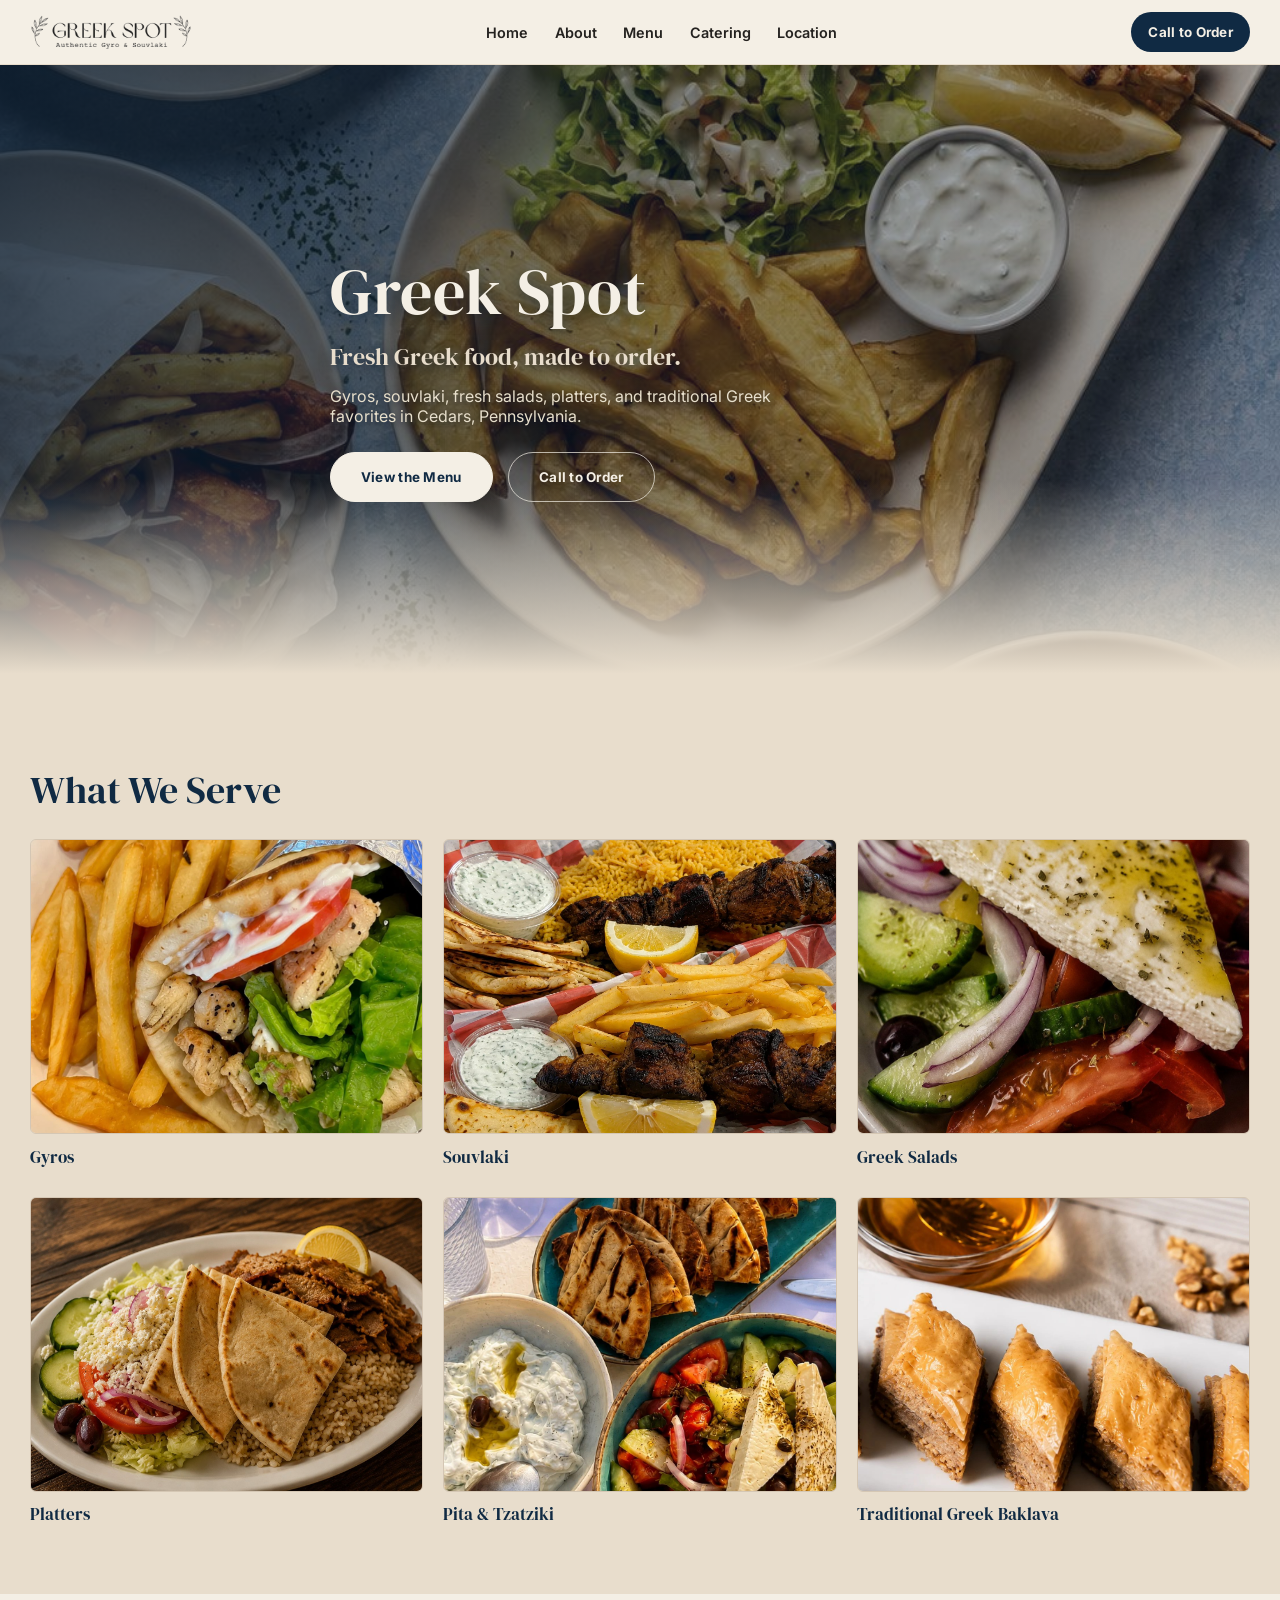
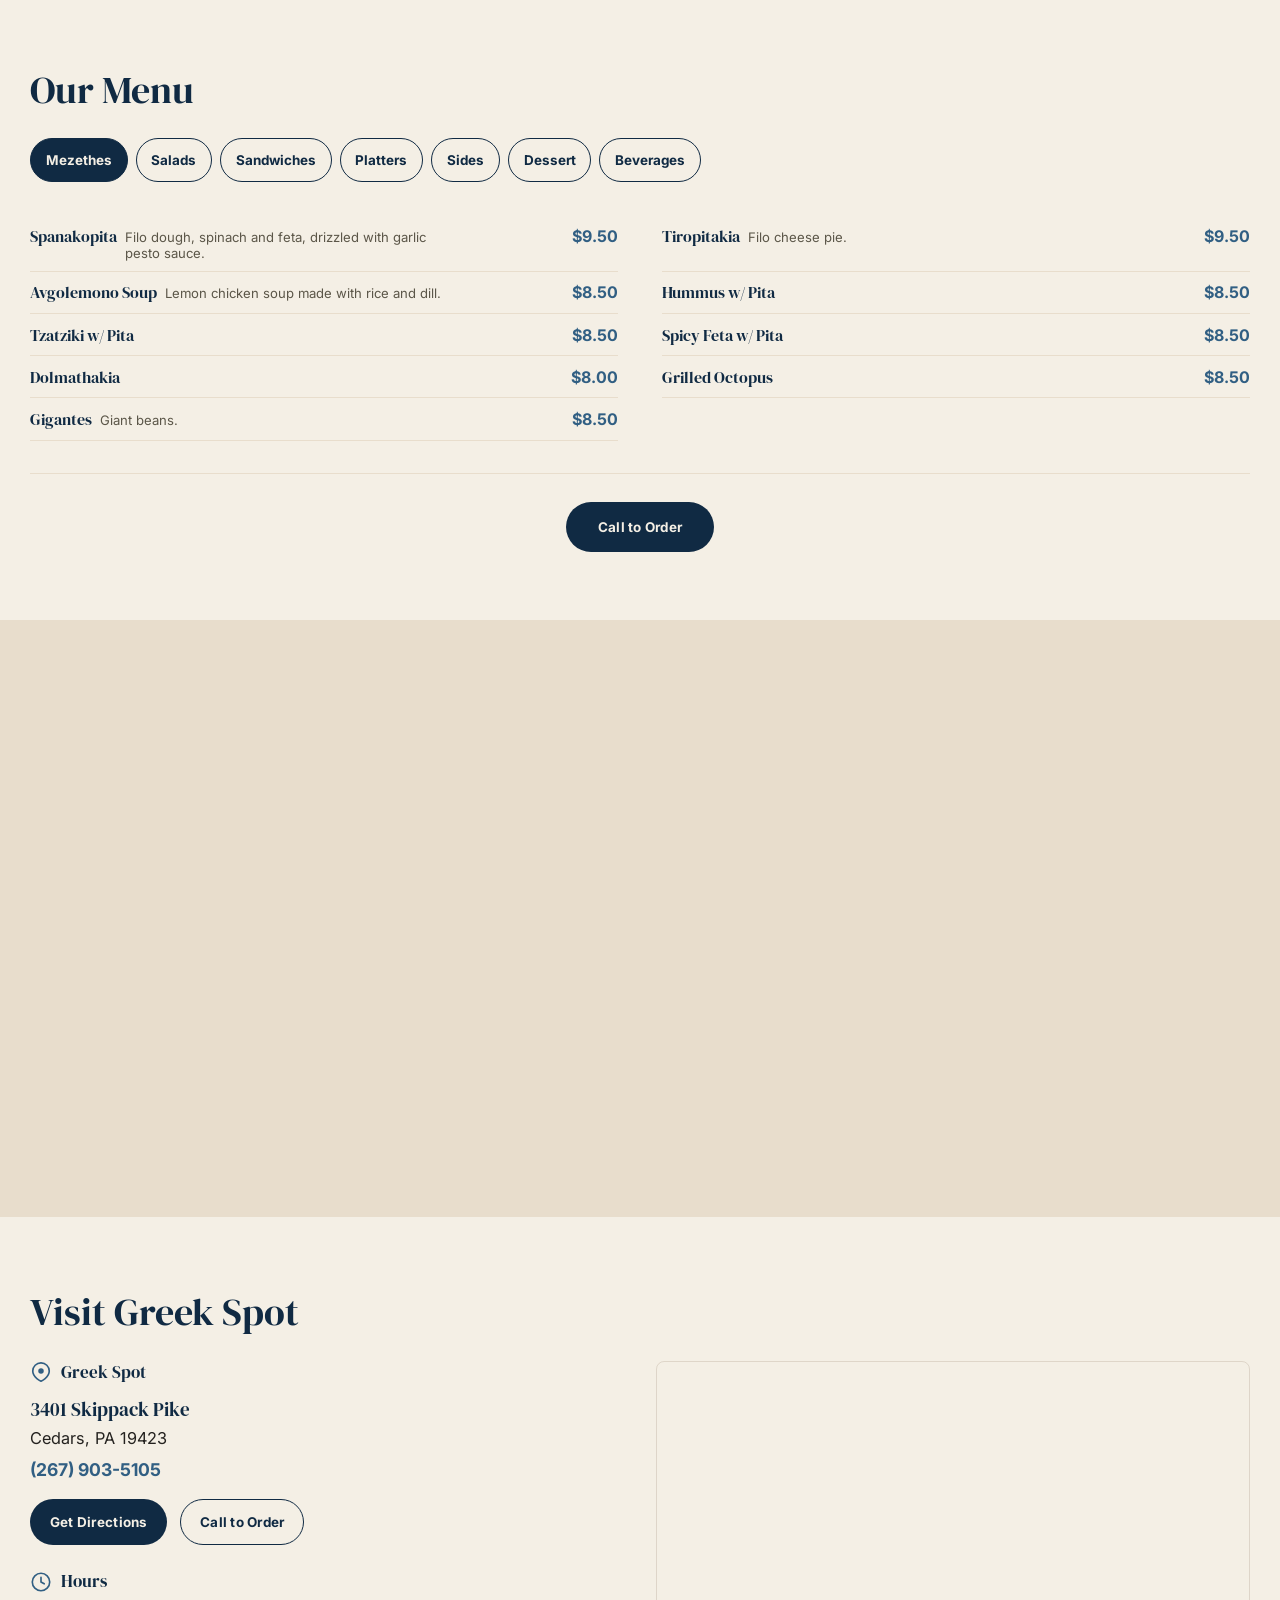
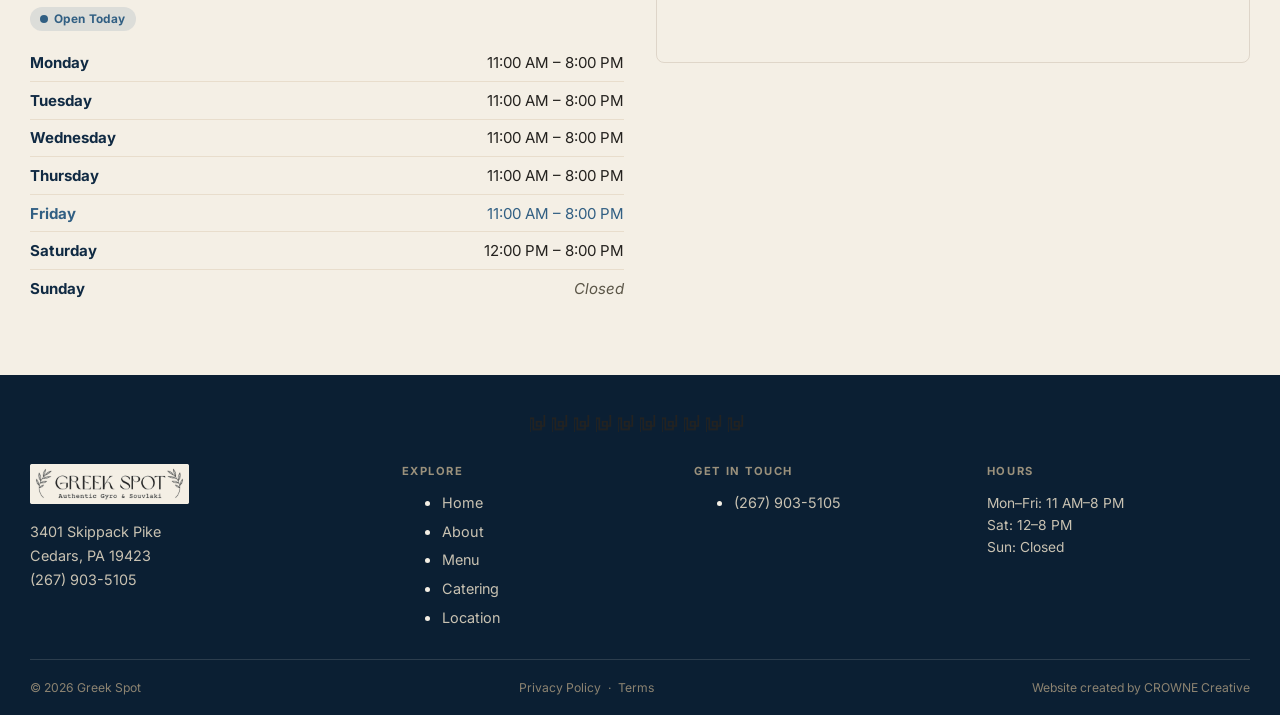
<file: index.html>
<!doctype html>
<html lang="en">
<head>
<meta charset="UTF-8">
<meta name="viewport" content="width=device-width, initial-scale=1.0">
<title>Greek Spot | Authentic Greek Food in Cedars, PA</title>
<meta name="description" content="Greek Spot in Cedars, PA serves authentic Greek favorites including gyros, souvlaki, salads, platters and more. Catering available. Call (267) 903-5105.">
<meta name="keywords" content="Greek restaurant Cedars PA, Greek food Cedars PA, gyro Cedars PA, souvlaki Cedars PA, Mediterranean food Cedars PA, Greek catering Cedars PA">
<meta name="theme-color" content="#102A43">

<meta property="og:type" content="restaurant.restaurant">
<meta property="og:title" content="Greek Spot | Authentic Greek Food in Cedars, PA">
<meta property="og:description" content="Gyros, souvlaki, Greek classics and Mediterranean favorites in Cedars, PA. Catering available. Call (267) 903-5105.">
<meta property="og:image" content="assets/img/logo.png">
<meta property="og:locale" content="en_US">

<!-- Temporary favicon: simple navy monogram. Replace with the official
     logo asset's favicon export once supplied. -->
<link rel="icon" href="data:image/svg+xml,%3Csvg xmlns='http://www.w3.org/2000/svg' viewBox='0 0 64 64'%3E%3Crect width='64' height='64' rx='10' fill='%23102A43'/%3E%3Ctext x='32' y='43' font-family='Georgia,serif' font-size='30' fill='%23F4EFE5' text-anchor='middle'%3EG%3C/text%3E%3C/svg%3E">

<link rel="preconnect" href="https://fonts.googleapis.com">
<link rel="preconnect" href="https://fonts.gstatic.com" crossorigin>
<link href="https://fonts.googleapis.com/css2?family=DM+Serif+Display&family=Inter:wght@400;500;600;700;800&display=swap" rel="stylesheet">

<link rel="stylesheet" href="css/style.css">

<script type="application/ld+json">
{
  "@context": "https://schema.org",
  "@type": "Restaurant",
  "name": "Greek Spot",
  "servesCuisine": ["Greek", "Mediterranean"],
  "priceRange": "$$",
  "telephone": "+12679035105",
  "address": {
    "@type": "PostalAddress",
    "streetAddress": "3401 Skippack Pike",
    "addressLocality": "Cedars",
    "addressRegion": "PA",
    "postalCode": "19423",
    "addressCountry": "US"
  },
  "acceptsReservations": "False",
  "openingHoursSpecification": [
    { "@type": "OpeningHoursSpecification", "dayOfWeek": "Monday", "opens": "11:00", "closes": "20:00" },
    { "@type": "OpeningHoursSpecification", "dayOfWeek": "Tuesday", "opens": "11:00", "closes": "20:00" },
    { "@type": "OpeningHoursSpecification", "dayOfWeek": "Wednesday", "opens": "11:00", "closes": "20:00" },
    { "@type": "OpeningHoursSpecification", "dayOfWeek": "Thursday", "opens": "11:00", "closes": "20:00" },
    { "@type": "OpeningHoursSpecification", "dayOfWeek": "Friday", "opens": "11:00", "closes": "20:00" },
    { "@type": "OpeningHoursSpecification", "dayOfWeek": "Saturday", "opens": "12:00", "closes": "20:00" }
  ]
}
</script>
</head>
<body>
<a class="skip-link" href="#main">Skip to main content</a>

<svg class="visually-hidden" aria-hidden="true" focusable="false">
  <defs>
    <symbol id="icon-pin" viewBox="0 0 24 24">
      <path d="M12 2 C7 2 3 6 3 11 c0 7 9 11 9 11 s9-4 9-11 c0-5-4-9-9-9z" fill="none" stroke="currentColor" stroke-width="1.8"/>
      <circle cx="12" cy="11" r="3" fill="currentColor"/>
    </symbol>
    <symbol id="icon-clock" viewBox="0 0 24 24">
      <circle cx="12" cy="12" r="9.5" fill="none" stroke="currentColor" stroke-width="1.8"/>
      <path d="M12 7v5l3.5 2" fill="none" stroke="currentColor" stroke-width="1.8" stroke-linecap="round"/>
    </symbol>
    <!-- Nearly-invisible olive branch, used once in About -->
    <symbol id="icon-olive" viewBox="0 0 100 40">
      <path d="M5 30 Q30 10 95 8" fill="none" stroke="currentColor" stroke-width="2"/>
      <ellipse cx="20" cy="24" rx="7" ry="3.2" transform="rotate(-30 20 24)" fill="currentColor"/>
      <ellipse cx="38" cy="16" rx="7" ry="3.2" transform="rotate(-20 38 16)" fill="currentColor"/>
      <ellipse cx="56" cy="12" rx="7" ry="3.2" transform="rotate(-10 56 12)" fill="currentColor"/>
      <ellipse cx="75" cy="9" rx="7" ry="3.2" transform="rotate(-5 75 9)" fill="currentColor"/>
    </symbol>
    <!-- Thin Greek-key divider, used once above the footer -->
    <symbol id="icon-key" viewBox="0 0 200 16">
      <pattern id="keyTile" width="20" height="16" patternUnits="userSpaceOnUse">
        <path d="M0 16 V3 H3 V13 H10 V6 H6 V10 H13 V0" fill="none" stroke="currentColor" stroke-width="1.4"/>
      </pattern>
      <rect width="200" height="16" fill="url(#keyTile)"/>
    </symbol>
  </defs>
</svg>

<!-- =========================================================
     HEADER — official Greek Spot logo asset (uploaded), used
     as an image, never redrawn or retyped.
     ========================================================= -->
<header class="site-header" id="site-header">
  <div class="page-container nav">
    <a href="#home" class="wordmark" aria-label="Greek Spot, home">
      <img src="assets/img/logo.png" alt="Greek Spot — Authentic Gyro &amp; Souvlaki" class="wordmark__logo">
    </a>

    <nav class="nav__links" aria-label="Primary">
      <a href="#home">Home</a>
      <a href="about.html">About</a>
      <a href="#serve">Menu</a>
      <a href="#catering">Catering</a>
      <a href="#visit">Location</a>
    </nav>

    <div class="nav__actions">
      <a href="tel:2679035105" class="btn btn--primary">Call to Order</a>
      <button type="button" class="nav__toggle" id="nav-toggle" aria-expanded="false" aria-controls="mobile-menu">
        <svg viewBox="0 0 24 24" fill="none" stroke="currentColor" stroke-width="2" stroke-linecap="round" aria-hidden="true"><line x1="3" y1="6" x2="21" y2="6"/><line x1="3" y1="12" x2="21" y2="12"/><line x1="3" y1="18" x2="21" y2="18"/></svg>
        <span class="visually-hidden">Open menu</span>
      </button>
    </div>
  </div>
</header>

<div class="mobile-menu" id="mobile-menu">
  <a href="#home" class="mobile-menu__brand" data-menu-link aria-label="Greek Spot, home">
    <img src="assets/img/logo-on-plate.png" alt="Greek Spot — Authentic Gyro &amp; Souvlaki" class="mobile-menu__logo">
  </a>
  <nav class="mobile-menu__links" aria-label="Mobile">
    <a href="#home" data-menu-link>Home</a>
    <a href="about.html" data-menu-link>About</a>
    <a href="#serve" data-menu-link>Menu</a>
    <a href="#catering" data-menu-link>Catering</a>
    <a href="#visit" data-menu-link>Location</a>
  </nav>
  <div class="mobile-menu__foot">
    <a href="tel:2679035105" class="btn btn--primary btn--block">Call to Order</a>
  </div>
</div>

<main id="main">

  <!-- =========================================================
       HERO
       ========================================================= -->
  <section class="hero" id="home">
    <div class="hero__bg" role="img" aria-label="Overhead spread of gyro wraps, chicken souvlaki, fries, spanakopita and galaktoboureko"></div>
    <div class="page-container hero__inner">
      <h1 class="hero__title">Greek Spot</h1>
      <p class="hero__lede">Fresh Greek food, made to order.</p>
      <p class="hero__sub">Gyros, souvlaki, fresh salads, platters, and traditional Greek favorites in Cedars, Pennsylvania.</p>
      <div class="hero__actions">
        <a href="#serve" class="btn btn--ivory btn--lg">View the Menu</a>
        <a href="tel:2679035105" class="btn btn--outline-light btn--lg">Call to Order</a>
      </div>
    </div>
  </section>

  <!-- =========================================================
       WHAT WE SERVE
       ========================================================= -->
  <section class="section section--parchment" id="serve">
    <div class="page-container">
      <div class="section-head reveal">
        <h2>What We Serve</h2>
      </div>
      <div class="food-grid">
        <div class="food-card reveal">
          <div class="food-card__frame">
            <img src="assets/img/gyro-wrap.jpg" alt="Gyro wrap with pita, grilled meat, lettuce and tomato" loading="lazy" width="1122" height="1402">
          </div>
          <p class="food-card__label">Gyros</p>
        </div>
        <div class="food-card reveal">
          <div class="food-card__frame">
            <img src="assets/img/souvlaki-skewers.jpg" alt="Grilled souvlaki skewers with rice, lemon and pita" loading="lazy" width="1448" height="1086">
          </div>
          <p class="food-card__label">Souvlaki</p>
        </div>
        <div class="food-card reveal">
          <div class="food-card__frame">
            <img src="assets/img/greek-salad-feta.jpg" alt="Greek salad with a block of feta, tomato, cucumber, red onion and kalamata olives" loading="lazy" width="1024" height="1536">
          </div>
          <p class="food-card__label">Greek Salads</p>
        </div>
        <div class="food-card reveal">
          <div class="food-card__frame">
            <img src="assets/img/gyro-platter-meat.jpg" alt="Greek platter with sliced gyro meat, pita and seasoned rice" loading="lazy" width="1536" height="1024">
          </div>
          <p class="food-card__label">Platters</p>
        </div>
        <div class="food-card reveal">
          <div class="food-card__frame">
            <img src="assets/img/pita-tzatziki-salad.jpg" alt="Grilled pita with tzatziki and Greek salad" loading="lazy" width="1122" height="1402">
          </div>
          <p class="food-card__label">Pita &amp; Tzatziki</p>
        </div>
        <div class="food-card reveal">
          <div class="food-card__frame">
            <img src="assets/img/baklava.jpg" alt="Traditional Greek baklava, phyllo with walnuts and honey" loading="lazy" width="1122" height="1402">
          </div>
          <p class="food-card__label">Traditional Greek Baklava</p>
        </div>
      </div>
    </div>
  </section>

  <!-- =========================================================
       MENU
       ========================================================= -->
  <section class="section section--ivory" id="menu">
    <div class="page-container">
      <div class="section-head reveal">
        <h2>Our Menu</h2>
      </div>

      <div class="menu-tabs" role="tablist" aria-label="Menu categories" id="menu-tabs">
        <button class="menu-tab" role="tab" id="tab-mezethes" aria-controls="panel-mezethes" aria-selected="true" data-tab="mezethes">Mezethes</button>
        <button class="menu-tab" role="tab" id="tab-salads" aria-controls="panel-salads" aria-selected="false" tabindex="-1" data-tab="salads">Salads</button>
        <button class="menu-tab" role="tab" id="tab-sandwiches" aria-controls="panel-sandwiches" aria-selected="false" tabindex="-1" data-tab="sandwiches">Sandwiches</button>
        <button class="menu-tab" role="tab" id="tab-platters" aria-controls="panel-platters" aria-selected="false" tabindex="-1" data-tab="platters">Platters</button>
        <button class="menu-tab" role="tab" id="tab-sides" aria-controls="panel-sides" aria-selected="false" tabindex="-1" data-tab="sides">Sides</button>
        <button class="menu-tab" role="tab" id="tab-dessert" aria-controls="panel-dessert" aria-selected="false" tabindex="-1" data-tab="dessert">Dessert</button>
        <button class="menu-tab" role="tab" id="tab-beverages" aria-controls="panel-beverages" aria-selected="false" tabindex="-1" data-tab="beverages">Beverages</button>
      </div>

      <div class="menu-panels">

        <div class="menu-panel is-active" id="panel-mezethes" role="tabpanel" aria-labelledby="tab-mezethes" tabindex="0">
          <div class="menu-grid menu-grid--cols2">
            <div class="menu-item"><span class="menu-item__name">Spanakopita<span class="menu-item__desc">Filo dough, spinach and feta, drizzled with garlic pesto sauce.</span></span><span class="menu-item__price">$9.50</span></div>
            <div class="menu-item"><span class="menu-item__name">Tiropitakia<span class="menu-item__desc">Filo cheese pie.</span></span><span class="menu-item__price">$9.50</span></div>
            <div class="menu-item"><span class="menu-item__name">Avgolemono Soup<span class="menu-item__desc">Lemon chicken soup made with rice and dill.</span></span><span class="menu-item__price">$8.50</span></div>
            <div class="menu-item"><span class="menu-item__name">Hummus w/ Pita</span><span class="menu-item__price">$8.50</span></div>
            <div class="menu-item"><span class="menu-item__name">Tzatziki w/ Pita</span><span class="menu-item__price">$8.50</span></div>
            <div class="menu-item"><span class="menu-item__name">Spicy Feta w/ Pita</span><span class="menu-item__price">$8.50</span></div>
            <div class="menu-item"><span class="menu-item__name">Dolmathakia</span><span class="menu-item__price">$8.00</span></div>
            <div class="menu-item"><span class="menu-item__name">Grilled Octopus</span><span class="menu-item__price">$8.50</span></div>
            <div class="menu-item"><span class="menu-item__name">Gigantes<span class="menu-item__desc">Giant beans.</span></span><span class="menu-item__price">$8.50</span></div>
          </div>
        </div>

        <div class="menu-panel" id="panel-salads" role="tabpanel" aria-labelledby="tab-salads" tabindex="0" hidden>
          <div class="menu-grid menu-grid--cols2">
            <div class="menu-item"><span class="menu-item__name">Greek Salad<span class="menu-item__desc">Lettuce, tomatoes, onion and feta.</span></span><span class="menu-item__price">$9.50</span></div>
            <div class="menu-item"><span class="menu-item__name">Horiatiki Salad<span class="menu-item__desc">Cucumbers, tomatoes, onions, feta and olive oil vinaigrette.</span></span><span class="menu-item__price">$10.50</span></div>
          </div>
          <div class="menu-addon">Add grilled chicken or gyro meat to any salad — <strong>$4.00</strong></div>
        </div>

        <div class="menu-panel" id="panel-sandwiches" role="tabpanel" aria-labelledby="tab-sandwiches" tabindex="0" hidden>
          <p class="menu-panel__note">Served with lettuce, tomatoes, onions, tzatziki sauce and a side of fries.</p>
          <div class="menu-grid menu-grid--cols2">
            <div class="menu-item"><span class="menu-item__name">Beef &amp; Lamb Gyro</span><span class="menu-item__price">$11.50</span></div>
            <div class="menu-item"><span class="menu-item__name">Chicken Gyro</span><span class="menu-item__price">$11.50</span></div>
            <div class="menu-item"><span class="menu-item__name">Pork Souvlaki</span><span class="menu-item__price">$11.50</span></div>
            <div class="menu-item"><span class="menu-item__name">Veggie Pita <span class="v-tag" title="Vegetarian">V</span><span class="menu-item__desc">Lettuce, tomatoes, onions, tzatziki sauce.</span></span><span class="menu-item__price">$10.50</span></div>
            <div class="menu-item"><span class="menu-item__name">Falafel Sandwich <span class="v-tag" title="Vegetarian">V</span></span><span class="menu-item__price">$10.50</span></div>
          </div>
        </div>

        <div class="menu-panel" id="panel-platters" role="tabpanel" aria-labelledby="tab-platters" tabindex="0" hidden>
          <p class="menu-panel__note">Served with tomato, pita and choice of fries or rice.</p>
          <div class="menu-grid menu-grid--cols2">
            <div class="menu-item"><span class="menu-item__name">Beef &amp; Lamb</span><span class="menu-item__price">$15.50</span></div>
            <div class="menu-item"><span class="menu-item__name">Chicken Gyro</span><span class="menu-item__price">$14.50</span></div>
            <div class="menu-item"><span class="menu-item__name">Pork Souvlaki</span><span class="menu-item__price">$13.50</span></div>
            <div class="menu-item"><span class="menu-item__name">Chicken Souvlaki</span><span class="menu-item__price">$14.50</span></div>
            <div class="menu-item"><span class="menu-item__name">Lamb Souvlaki</span><span class="menu-item__price">$15.00</span></div>
            <div class="menu-item"><span class="menu-item__name">Grilled Shrimp<span class="menu-item__desc">Comes with two skewers.</span></span><span class="menu-item__price">$18.00</span></div>
          </div>
        </div>

        <div class="menu-panel" id="panel-sides" role="tabpanel" aria-labelledby="tab-sides" tabindex="0" hidden>
          <div class="menu-grid menu-grid--cols2">
            <div class="menu-item"><span class="menu-item__name">Fries</span><span class="menu-item__price">$3.50</span></div>
            <div class="menu-item"><span class="menu-item__name">Greek Fries<span class="menu-item__desc">Topped with feta cheese.</span></span><span class="menu-item__price">$4.50</span></div>
            <div class="menu-item"><span class="menu-item__name">Rice</span><span class="menu-item__price">$4.00</span></div>
            <div class="menu-item"><span class="menu-item__name">Tzatziki Sauce</span><span class="menu-item__price">$1.50</span></div>
            <div class="menu-item"><span class="menu-item__name">Hummus</span><span class="menu-item__price">$1.50</span></div>
            <div class="menu-item"><span class="menu-item__name">Side Greek Salad</span><span class="menu-item__price">$5.00</span></div>
            <div class="menu-item"><span class="menu-item__name">Side Feta<span class="menu-item__desc">With oil &amp; oregano.</span></span><span class="menu-item__price">$2.00</span></div>
            <div class="menu-item"><span class="menu-item__name">Pita</span><span class="menu-item__price">$1.00</span></div>
          </div>
        </div>

        <div class="menu-panel" id="panel-dessert" role="tabpanel" aria-labelledby="tab-dessert" tabindex="0" hidden>
          <div class="menu-grid menu-grid--cols2">
            <div class="menu-item"><span class="menu-item__name">Baklava<span class="menu-item__desc">Phyllo dough stuffed with walnuts in a honey syrup.</span></span><span class="menu-item__price">$6.00</span></div>
            <div class="menu-item"><span class="menu-item__name">Galaktoboureko</span><span class="menu-item__price">$6.00</span></div>
          </div>
        </div>

        <div class="menu-panel" id="panel-beverages" role="tabpanel" aria-labelledby="tab-beverages" tabindex="0" hidden>
          <div class="menu-grid menu-grid--cols2">
            <div class="menu-item"><span class="menu-item__name">Coke, Diet Coke, Sprite</span><span class="menu-item__price">$2.00</span></div>
            <div class="menu-item"><span class="menu-item__name">Portokalada<span class="menu-item__desc">Greek orange soda.</span></span><span class="menu-item__price">$3.00</span></div>
            <div class="menu-item"><span class="menu-item__name">Apple Juice</span><span class="menu-item__price">$2.00</span></div>
            <div class="menu-item"><span class="menu-item__name">Bottle of Water</span><span class="menu-item__price">$1.50</span></div>
          </div>
        </div>

      </div>

      <div class="menu-cta">
        <a href="tel:2679035105" class="btn btn--primary btn--lg">Call to Order</a>
      </div>
    </div>
  </section>

  <!-- =========================================================
       CATERING
       ========================================================= -->
  <section class="section section--parchment" id="catering">
    <div class="page-container catering__grid">
      <div class="catering__media reveal">
        <img src="assets/img/souvlaki-plate.jpg" alt="Chicken souvlaki skewers with fries, salad and tzatziki, ready for catering" loading="lazy" width="1023" height="1537">
      </div>
      <div class="catering__content reveal">
        <span class="eyebrow">Catering</span>
        <h2>Greek Spot Catering</h2>
        <p>Bring Greek favorites to your next gathering. Call us to discuss trays, platters, and catering options.</p>
        <div class="catering__tags">
          <span class="tag">Parties</span>
          <span class="tag">Office Lunches</span>
          <span class="tag">Family Events</span>
          <span class="tag">Celebrations</span>
        </div>
        <div class="catering__actions">
          <a href="tel:2679035105" class="btn btn--primary btn--lg">Call About Catering</a>
          <span class="catering__phone">(267) 903-5105</span>
        </div>
      </div>
    </div>
  </section>

  <!-- =========================================================
       VISIT
       ========================================================= -->
  <section class="section section--ivory" id="visit">
    <div class="page-container">
      <div class="section-head reveal">
        <h2>Visit Greek Spot</h2>
      </div>

      <div class="visit__grid">
        <div class="visit__card reveal">
          <div class="visit__block">
            <h3><svg class="icon" style="width:22px;height:22px;color:var(--blue)" viewBox="0 0 24 24" aria-hidden="true"><use href="#icon-pin"/></svg> Greek Spot</h3>
            <p class="addr">
              <strong>3401 Skippack Pike</strong>
              Cedars, PA 19423
            </p>
            <a href="tel:2679035105" class="phone-big">(267) 903-5105</a>
            <div class="visit__actions">
              <a class="btn btn--primary" href="https://www.google.com/maps/dir/?api=1&destination=3401+Skippack+Pike%2C+Cedars%2C+PA+19423" target="_blank" rel="noopener">Get Directions</a>
              <a class="btn btn--outline" href="tel:2679035105">Call to Order</a>
            </div>
          </div>

          <div class="visit__block">
            <h3><svg class="icon" style="width:22px;height:22px;color:var(--blue)" viewBox="0 0 24 24" aria-hidden="true"><use href="#icon-clock"/></svg> Hours</h3>
            <div id="hours-status-wrap" style="margin-top:0.9rem;"></div>
            <ul class="hours-list" id="hours-list">
              <li data-day="1"><span class="day">Monday</span><span class="hrs">11:00 AM – 8:00 PM</span></li>
              <li data-day="2"><span class="day">Tuesday</span><span class="hrs">11:00 AM – 8:00 PM</span></li>
              <li data-day="3"><span class="day">Wednesday</span><span class="hrs">11:00 AM – 8:00 PM</span></li>
              <li data-day="4"><span class="day">Thursday</span><span class="hrs">11:00 AM – 8:00 PM</span></li>
              <li data-day="5"><span class="day">Friday</span><span class="hrs">11:00 AM – 8:00 PM</span></li>
              <li data-day="6"><span class="day">Saturday</span><span class="hrs">12:00 PM – 8:00 PM</span></li>
              <li data-day="0" class="is-closed"><span class="day">Sunday</span><span class="hrs">Closed</span></li>
            </ul>
          </div>
        </div>

        <div class="map-wrap reveal">
          <iframe
            title="Map to Greek Spot at 3401 Skippack Pike, Cedars, PA 19423"
            src="https://www.google.com/maps?q=3401+Skippack+Pike,+Cedars,+PA+19423&output=embed"
            loading="lazy"
            referrerpolicy="no-referrer-when-downgrade">
          </iframe>
        </div>
      </div>
    </div>
  </section>

</main>

<!-- =========================================================
     FOOTER
     ========================================================= -->
<footer class="site-footer">
  <div class="page-container">
    <svg class="footer__key" viewBox="0 0 200 16" aria-hidden="true"><use href="#icon-key"/></svg>
  </div>
  <div class="page-container footer__grid">
    <div class="footer__brand">
      <a href="#home" aria-label="Greek Spot, home">
        <img src="assets/img/logo-on-plate.png" alt="Greek Spot — Authentic Gyro &amp; Souvlaki" class="footer__logo">
      </a>
      <address>
        3401 Skippack Pike<br>
        Cedars, PA 19423<br>
        <a href="tel:2679035105">(267) 903-5105</a>
      </address>
    </div>

    <div class="footer__col">
      <h4>Explore</h4>
      <ul>
        <li><a href="#home">Home</a></li>
        <li><a href="about.html">About</a></li>
        <li><a href="#serve">Menu</a></li>
        <li><a href="#catering">Catering</a></li>
        <li><a href="#visit">Location</a></li>
      </ul>
    </div>

    <div class="footer__col">
      <h4>Get in Touch</h4>
      <ul>
        <li><a href="tel:2679035105">(267) 903-5105</a></li>
      </ul>
    </div>

    <div class="footer__col">
      <h4>Hours</h4>
      <p class="footer__hours-summary">
        Mon–Fri: 11 AM–8 PM<br>
        Sat: 12–8 PM<br>
        Sun: Closed
      </p>
    </div>
  </div>

  <div class="page-container footer__bottom">
    <span>&copy; <span id="year"></span> Greek Spot</span>
    <span class="footer__legal-links">
      <a href="privacy.html">Privacy Policy</a>
      <span aria-hidden="true">&middot;</span>
      <a href="terms.html">Terms</a>
    </span>
    <span class="footer__credit">Website created by <a href="https://crownecreative.com" target="_blank" rel="noopener">CROWNE Creative</a></span>
  </div>
</footer>

<script src="js/main.js"></script>
</body>
</html>
</file>
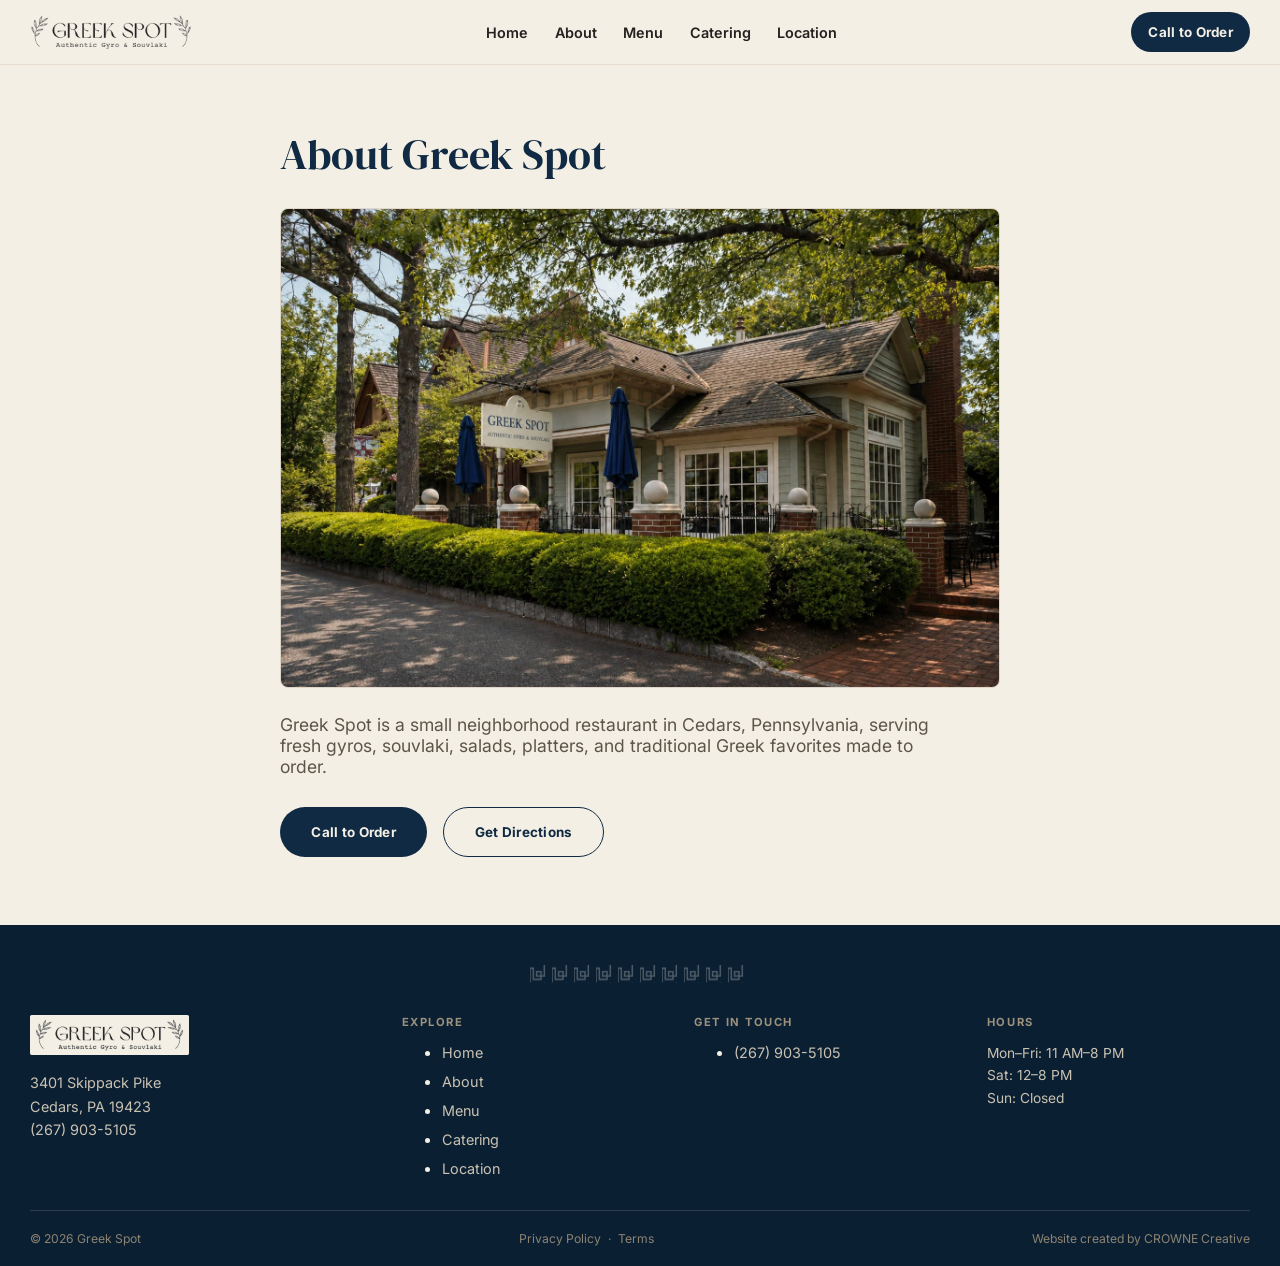
<file: about.html>
<!doctype html>
<html lang="en">
<head>
<meta charset="UTF-8">
<meta name="viewport" content="width=device-width, initial-scale=1.0">
<title>About | Greek Spot</title>
<meta name="description" content="Greek Spot is a small neighborhood restaurant in Cedars, Pennsylvania, serving fresh gyros, souvlaki, salads, platters, and traditional Greek favorites made to order.">
<meta name="theme-color" content="#102A43">
<link rel="canonical" href="about.html">

<meta property="og:type" content="website">
<meta property="og:title" content="About | Greek Spot">
<meta property="og:description" content="A small neighborhood Greek restaurant in Cedars, Pennsylvania.">
<meta property="og:image" content="assets/img/logo.png">
<meta property="og:locale" content="en_US">

<!-- Temporary favicon: simple navy monogram. Replace with the official
     logo asset's favicon export once supplied. -->
<link rel="icon" href="data:image/svg+xml,%3Csvg xmlns='http://www.w3.org/2000/svg' viewBox='0 0 64 64'%3E%3Crect width='64' height='64' rx='10' fill='%23102A43'/%3E%3Ctext x='32' y='43' font-family='Georgia,serif' font-size='30' fill='%23F4EFE5' text-anchor='middle'%3EG%3C/text%3E%3C/svg%3E">

<link rel="preconnect" href="https://fonts.googleapis.com">
<link rel="preconnect" href="https://fonts.gstatic.com" crossorigin>
<link href="https://fonts.googleapis.com/css2?family=DM+Serif+Display&family=Inter:wght@400;500;600;700;800&display=swap" rel="stylesheet">

<link rel="stylesheet" href="css/style.css">
</head>
<body>
<a class="skip-link" href="#main">Skip to main content</a>

<header class="site-header" id="site-header">
  <div class="page-container nav">
    <a href="index.html" class="wordmark" aria-label="Greek Spot, home">
      <img src="assets/img/logo.png" alt="Greek Spot — Authentic Gyro &amp; Souvlaki" class="wordmark__logo">
    </a>

    <nav class="nav__links" aria-label="Primary">
      <a href="index.html">Home</a>
      <a href="about.html" aria-current="page">About</a>
      <a href="index.html#serve">Menu</a>
      <a href="index.html#catering">Catering</a>
      <a href="index.html#visit">Location</a>
    </nav>

    <div class="nav__actions">
      <a href="tel:2679035105" class="btn btn--primary">Call to Order</a>
      <button type="button" class="nav__toggle" id="nav-toggle" aria-expanded="false" aria-controls="mobile-menu">
        <svg viewBox="0 0 24 24" fill="none" stroke="currentColor" stroke-width="2" stroke-linecap="round" aria-hidden="true"><line x1="3" y1="6" x2="21" y2="6"/><line x1="3" y1="12" x2="21" y2="12"/><line x1="3" y1="18" x2="21" y2="18"/></svg>
        <span class="visually-hidden">Open menu</span>
      </button>
    </div>
  </div>
</header>

<div class="mobile-menu" id="mobile-menu">
  <a href="index.html" class="mobile-menu__brand" data-menu-link aria-label="Greek Spot, home">
    <img src="assets/img/logo-on-plate.png" alt="Greek Spot — Authentic Gyro &amp; Souvlaki" class="mobile-menu__logo">
  </a>
  <nav class="mobile-menu__links" aria-label="Mobile">
    <a href="index.html" data-menu-link>Home</a>
    <a href="about.html" data-menu-link>About</a>
    <a href="index.html#serve" data-menu-link>Menu</a>
    <a href="index.html#catering" data-menu-link>Catering</a>
    <a href="index.html#visit" data-menu-link>Location</a>
  </nav>
  <div class="mobile-menu__foot">
    <a href="tel:2679035105" class="btn btn--primary btn--block">Call to Order</a>
  </div>
</div>

<main id="main">
  <section class="section section--ivory about-page">
    <div class="page-container about-page__inner">
      <h1>About Greek Spot</h1>

      <div class="about-page__media">
        <img src="assets/img/restaurant-exterior.jpg" alt="The Greek Spot storefront in Cedars, Pennsylvania, with its sign reading Greek Spot, Authentic Gyro &amp; Souvlaki" width="1536" height="1024">
      </div>

      <p class="about-page__lede">Greek Spot is a small neighborhood restaurant in Cedars, Pennsylvania, serving fresh gyros, souvlaki, salads, platters, and traditional Greek favorites made to order.</p>

      <div class="about-page__actions">
        <a href="tel:2679035105" class="btn btn--primary btn--lg">Call to Order</a>
        <a class="btn btn--outline btn--lg" href="https://www.google.com/maps/dir/?api=1&destination=3401+Skippack+Pike%2C+Cedars%2C+PA+19423" target="_blank" rel="noopener">Get Directions</a>
      </div>
    </div>
  </section>
</main>

<footer class="site-footer">
  <div class="page-container">
    <svg class="footer__key" viewBox="0 0 200 16" aria-hidden="true">
      <defs>
        <pattern id="keyTile2" width="20" height="16" patternUnits="userSpaceOnUse">
          <path d="M0 16 V3 H3 V13 H10 V6 H6 V10 H13 V0" fill="none" stroke="currentColor" stroke-width="1.4"/>
        </pattern>
      </defs>
      <rect width="200" height="16" fill="url(#keyTile2)"/>
    </svg>
  </div>
  <div class="page-container footer__grid">
    <div class="footer__brand">
      <a href="index.html" aria-label="Greek Spot, home">
        <img src="assets/img/logo-on-plate.png" alt="Greek Spot — Authentic Gyro &amp; Souvlaki" class="footer__logo">
      </a>
      <address>
        3401 Skippack Pike<br>
        Cedars, PA 19423<br>
        <a href="tel:2679035105">(267) 903-5105</a>
      </address>
    </div>

    <div class="footer__col">
      <h4>Explore</h4>
      <ul>
        <li><a href="index.html">Home</a></li>
        <li><a href="about.html">About</a></li>
        <li><a href="index.html#serve">Menu</a></li>
        <li><a href="index.html#catering">Catering</a></li>
        <li><a href="index.html#visit">Location</a></li>
      </ul>
    </div>

    <div class="footer__col">
      <h4>Get in Touch</h4>
      <ul>
        <li><a href="tel:2679035105">(267) 903-5105</a></li>
      </ul>
    </div>

    <div class="footer__col">
      <h4>Hours</h4>
      <p class="footer__hours-summary">
        Mon–Fri: 11 AM–8 PM<br>
        Sat: 12–8 PM<br>
        Sun: Closed
      </p>
    </div>
  </div>

  <div class="page-container footer__bottom">
    <span>&copy; <span id="year"></span> Greek Spot</span>
    <span class="footer__legal-links">
      <a href="privacy.html">Privacy Policy</a>
      <span aria-hidden="true">&middot;</span>
      <a href="terms.html">Terms</a>
    </span>
    <span class="footer__credit">Website created by <a href="https://crownecreative.com" target="_blank" rel="noopener">CROWNE Creative</a></span>
  </div>
</footer>

<script src="js/main.js"></script>
</body>
</html>
</file>
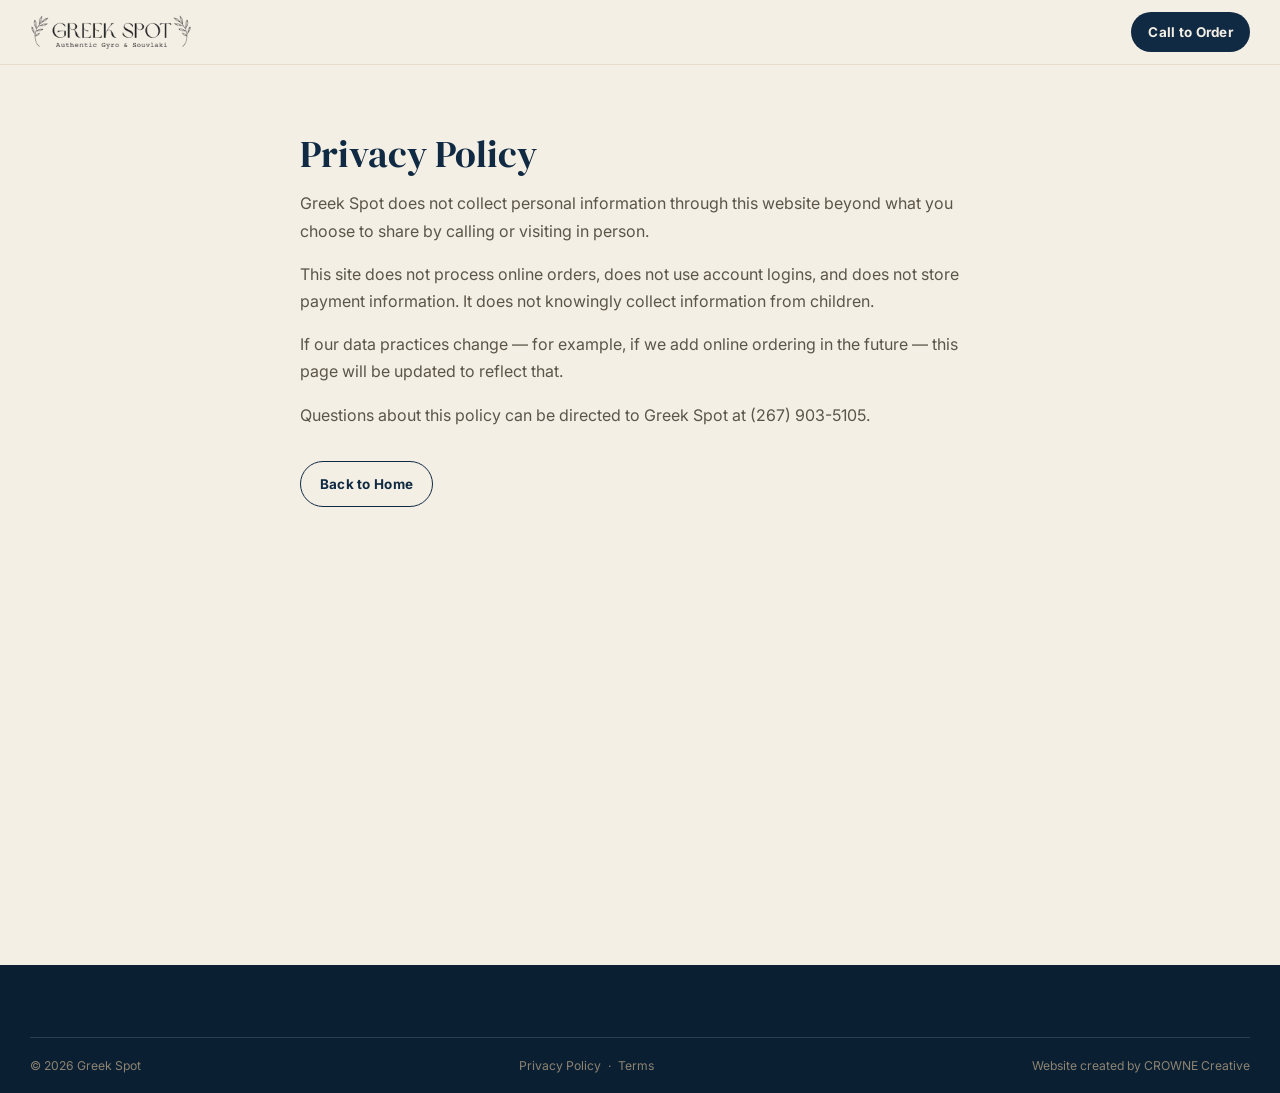
<file: privacy.html>
<!doctype html>
<html lang="en">
<head>
<meta charset="UTF-8">
<meta name="viewport" content="width=device-width, initial-scale=1.0">
<title>Privacy Policy | Greek Spot</title>
<meta name="robots" content="noindex">
<meta name="theme-color" content="#102A43">
<link rel="icon" href="data:image/svg+xml,%3Csvg xmlns='http://www.w3.org/2000/svg' viewBox='0 0 64 64'%3E%3Crect width='64' height='64' rx='10' fill='%23102A43'/%3E%3Ctext x='32' y='43' font-family='Georgia,serif' font-size='30' fill='%23F4EFE5' text-anchor='middle'%3EG%3C/text%3E%3C/svg%3E">
<link rel="preconnect" href="https://fonts.googleapis.com">
<link rel="preconnect" href="https://fonts.gstatic.com" crossorigin>
<link href="https://fonts.googleapis.com/css2?family=DM+Serif+Display&family=Inter:wght@400;500;600;700;800&display=swap" rel="stylesheet">
<link rel="stylesheet" href="css/style.css">
</head>
<body>
<header class="site-header">
  <div class="page-container nav">
    <a href="index.html" class="wordmark" aria-label="Greek Spot, home">
      <img src="assets/img/logo.png" alt="Greek Spot — Authentic Gyro &amp; Souvlaki" class="wordmark__logo">
    </a>
    <div class="nav__actions">
      <a href="tel:2679035105" class="btn btn--primary">Call to Order</a>
    </div>
  </div>
</header>

<main class="legal-page">
  <div class="page-container legal-page__inner">
    <h1>Privacy Policy</h1>
    <p>Greek Spot does not collect personal information through this website beyond what you choose to share by calling or visiting in person.</p>
    <p>This site does not process online orders, does not use account logins, and does not store payment information. It does not knowingly collect information from children.</p>
    <p>If our data practices change — for example, if we add online ordering in the future — this page will be updated to reflect that.</p>
    <p>Questions about this policy can be directed to Greek Spot at (267) 903-5105.</p>
    <a href="index.html" class="btn btn--outline">Back to Home</a>
  </div>
</main>

<footer class="site-footer">
  <div class="page-container footer__bottom">
    <span>&copy; <span id="year"></span> Greek Spot</span>
    <span class="footer__legal-links">
      <a href="privacy.html">Privacy Policy</a>
      <span aria-hidden="true">&middot;</span>
      <a href="terms.html">Terms</a>
    </span>
    <span>Website created by <a href="https://crownecreative.com" target="_blank" rel="noopener">CROWNE Creative</a></span>
  </div>
</footer>

<script>document.getElementById("year").textContent = new Date().getFullYear();</script>
</body>
</html>
</file>
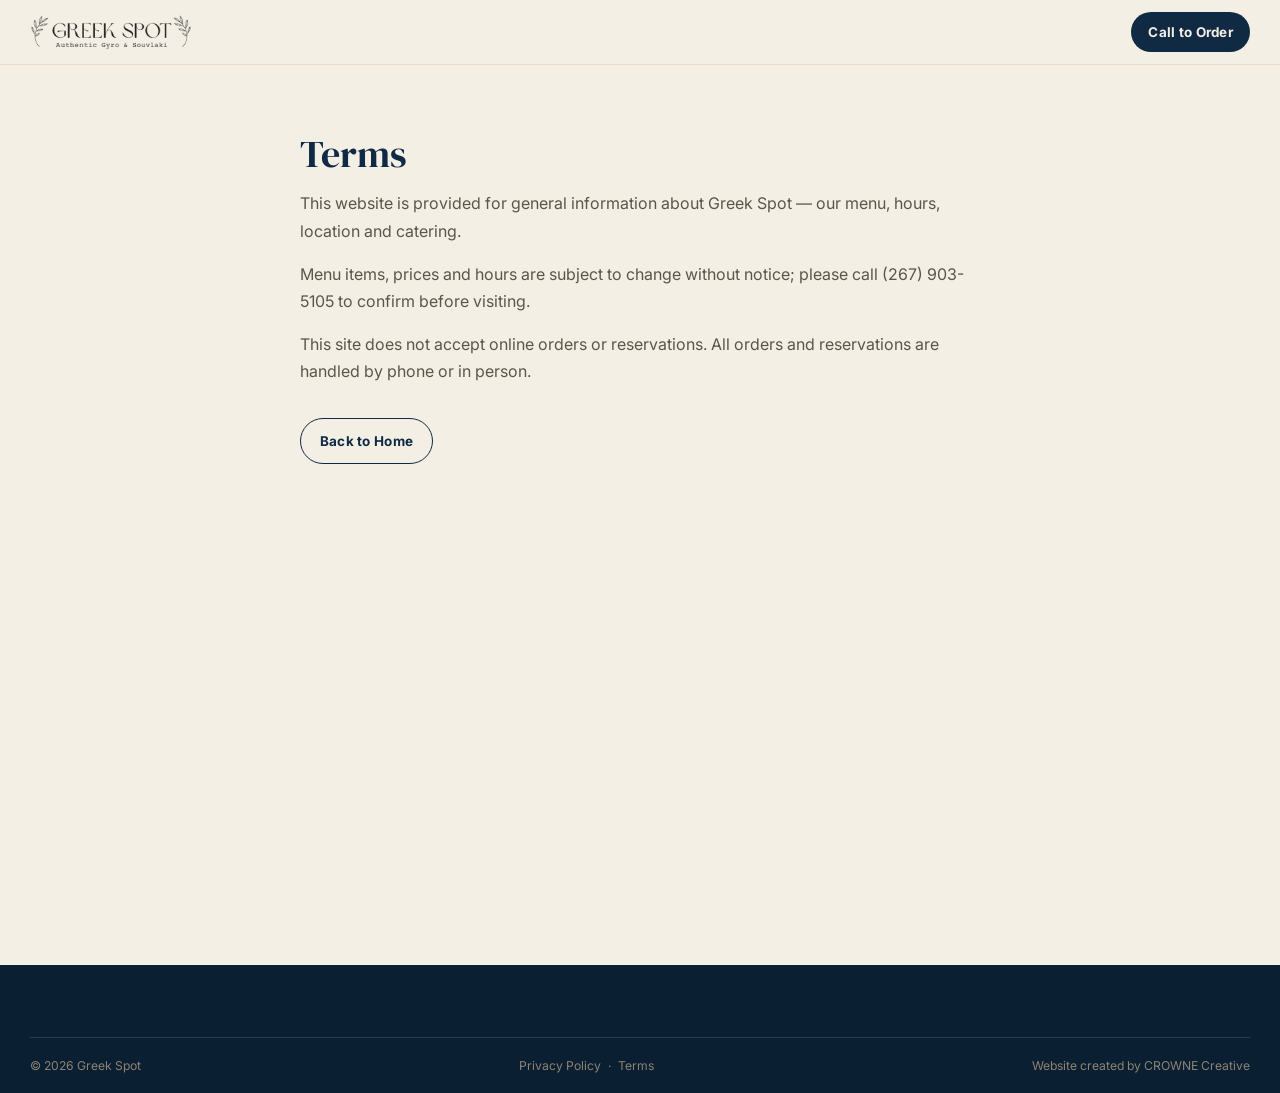
<file: terms.html>
<!doctype html>
<html lang="en">
<head>
<meta charset="UTF-8">
<meta name="viewport" content="width=device-width, initial-scale=1.0">
<title>Terms | Greek Spot</title>
<meta name="robots" content="noindex">
<meta name="theme-color" content="#102A43">
<link rel="icon" href="data:image/svg+xml,%3Csvg xmlns='http://www.w3.org/2000/svg' viewBox='0 0 64 64'%3E%3Crect width='64' height='64' rx='10' fill='%23102A43'/%3E%3Ctext x='32' y='43' font-family='Georgia,serif' font-size='30' fill='%23F4EFE5' text-anchor='middle'%3EG%3C/text%3E%3C/svg%3E">
<link rel="preconnect" href="https://fonts.googleapis.com">
<link rel="preconnect" href="https://fonts.gstatic.com" crossorigin>
<link href="https://fonts.googleapis.com/css2?family=DM+Serif+Display&family=Inter:wght@400;500;600;700;800&display=swap" rel="stylesheet">
<link rel="stylesheet" href="css/style.css">
</head>
<body>
<header class="site-header">
  <div class="page-container nav">
    <a href="index.html" class="wordmark" aria-label="Greek Spot, home">
      <img src="assets/img/logo.png" alt="Greek Spot — Authentic Gyro &amp; Souvlaki" class="wordmark__logo">
    </a>
    <div class="nav__actions">
      <a href="tel:2679035105" class="btn btn--primary">Call to Order</a>
    </div>
  </div>
</header>

<main class="legal-page">
  <div class="page-container legal-page__inner">
    <h1>Terms</h1>
    <p>This website is provided for general information about Greek Spot — our menu, hours, location and catering.</p>
    <p>Menu items, prices and hours are subject to change without notice; please call (267) 903-5105 to confirm before visiting.</p>
    <p>This site does not accept online orders or reservations. All orders and reservations are handled by phone or in person.</p>
    <a href="index.html" class="btn btn--outline">Back to Home</a>
  </div>
</main>

<footer class="site-footer">
  <div class="page-container footer__bottom">
    <span>&copy; <span id="year"></span> Greek Spot</span>
    <span class="footer__legal-links">
      <a href="privacy.html">Privacy Policy</a>
      <span aria-hidden="true">&middot;</span>
      <a href="terms.html">Terms</a>
    </span>
    <span>Website created by <a href="https://crownecreative.com" target="_blank" rel="noopener">CROWNE Creative</a></span>
  </div>
</footer>

<script>document.getElementById("year").textContent = new Date().getFullYear();</script>
</body>
</html>
</file>
<file: css/style.css>
/* =========================================================
   GREEK SPOT — stylesheet
   Warm neighborhood Greek restaurant: ivory + parchment + deep
   navy, with olive and terracotta as small accents only.

   LOGO — the official uploaded Greek Spot logo asset, used as an
   image everywhere (never retyped/redrawn):
     assets/img/logo.png           transparent-background logo,
                                    used on light backgrounds
                                    (header, About, legal pages)
     assets/img/logo-on-plate.png  the same logo on a small ivory
                                    plate, used on navy backgrounds
                                    (footer, mobile nav drawer)

   IMAGE INVENTORY — every photo on the homepage is used exactly
   once, no repeats:
     assets/img/food-spread-overhead.jpg Hero background
     assets/img/gyro-wrap.jpg            What We Serve — Gyros
     assets/img/souvlaki-skewers.jpg     What We Serve — Souvlaki
     assets/img/greek-salad-feta.jpg     What We Serve — Greek Salads
     assets/img/gyro-platter-meat.jpg    What We Serve — Platters
     assets/img/pita-tzatziki-salad.jpg  What We Serve — Pita & Tzatziki
     assets/img/baklava.jpg              What We Serve — Traditional Greek Baklava
     assets/img/souvlaki-plate.jpg       Catering
   assets/img/restaurant-exterior.jpg is used on the About page
   (about.html), not the homepage.
   spanakopita.jpg, mezze-spread.jpg and gyro-platter.jpg remain in
   assets/img/ unused, in case a future section needs them.
   ========================================================= */

/* ---------- Reset / overflow safeguards ---------- */
html, body { width: 100%; max-width: 100%; overflow-x: clip; }
*, *::before, *::after { box-sizing: border-box; }
body, h1, h2, h3, h4, p, figure, dl, dd, ul, ol { margin: 0; }
ul[class], ol[class] { list-style: none; padding: 0; }
img, video, svg, iframe { display: block; max-width: 100%; height: auto; }
button, input, textarea, select { font: inherit; color: inherit; }
a { color: inherit; text-decoration: none; }
button { background: none; border: none; cursor: pointer; }
section, main, header, footer, .container, .grid, .card { min-width: 0; max-width: 100%; }

html { scroll-behavior: smooth; }
@media (prefers-reduced-motion: reduce) {
  html { scroll-behavior: auto; }
  *, *::before, *::after {
    animation-duration: 0.01ms !important;
    animation-iteration-count: 1 !important;
    transition-duration: 0.01ms !important;
    scroll-behavior: auto !important;
  }
}

/* ---------- Tokens ---------- */
:root {
  --ivory: #F4EFE5;
  --parchment: #E8DDCC;
  --navy: #102A43;
  --navy-deep: #0B1F33;
  --blue: #315F83;
  --olive: #6F7651;
  --terracotta: #A85F3E;
  --charcoal: #24221F;
  --brown: #72513C;
  --white: #FFFFFF;
  --ink-soft: #5B5648;

  --font-head: 'DM Serif Display', Georgia, serif;
  --font-body: 'Inter', -apple-system, BlinkMacSystemFont, sans-serif;

  --gap-mobile: 48px;
  --gap-desktop: 68px;

  --radius: 8px;
  --shadow: 0 8px 22px -14px rgba(16, 42, 67, 0.28);
  --ease: cubic-bezier(.22,1,.36,1);
}

body {
  font-family: var(--font-body);
  color: var(--charcoal);
  background: var(--ivory);
  -webkit-font-smoothing: antialiased;
}

/* ---------- Layout container ---------- */
.page-container {
  width: min(100% - 32px, 1220px);
  margin-inline: auto;
}
@media (min-width: 640px) {
  .page-container { width: min(100% - 48px, 1220px); }
}

section[id] { scroll-margin-top: 72px; }

a:focus-visible, button:focus-visible, input:focus-visible {
  outline: 3px solid var(--terracotta);
  outline-offset: 3px;
  border-radius: 4px;
}

/* ---------- Typography ---------- */
h1, h2, h3 {
  font-family: var(--font-head);
  font-weight: 400;
  line-height: 1.08;
  color: var(--navy);
  text-wrap: balance;
}
.eyebrow {
  display: inline-block;
  font-weight: 700;
  font-size: 0.7rem;
  letter-spacing: 0.18em;
  text-transform: uppercase;
  color: var(--terracotta);
}
.section-head { max-width: 640px; margin-bottom: 1.75rem; }
.section-head h2 { font-size: clamp(1.75rem, 3.8vw, 2.4rem); margin-top: 0.4rem; }
.section-head p { margin-top: 0.6rem; font-size: 1.02rem; color: var(--ink-soft); }

/* ---------- Buttons ---------- */
.btn {
  display: inline-flex;
  align-items: center;
  justify-content: center;
  gap: 0.5em;
  min-height: 46px;
  padding: 0.7em 1.4em;
  border-radius: 999px;
  font-weight: 700;
  font-size: 0.84rem;
  letter-spacing: 0.02em;
  transition: transform 0.18s var(--ease), background-color 0.18s var(--ease), color 0.18s var(--ease);
  border: 1.5px solid transparent;
  white-space: nowrap;
}
.btn:hover { transform: translateY(-1px); }
.btn:active { transform: translateY(0); }

.btn--primary { background: var(--navy); color: var(--ivory); }
.btn--primary:hover { background: var(--navy-deep); }
.btn--ivory { background: var(--ivory); color: var(--navy); border-color: var(--ivory); }
.btn--ivory:hover { background: var(--white); }
.btn--outline { background: transparent; border-color: var(--navy); color: var(--navy); }
.btn--outline:hover { background: var(--navy); color: var(--ivory); }
.btn--outline-light { background: transparent; border-color: rgba(244,239,229,0.7); color: var(--ivory); }
.btn--outline-light:hover { background: var(--ivory); color: var(--navy); }
.btn--lg { min-height: 50px; padding: 0.85em 1.9rem; }

.tag {
  display: inline-flex;
  align-items: center;
  padding: 0.45em 1.05em;
  border-radius: 999px;
  border: 1.5px solid rgba(16,42,67,0.16);
  background: var(--white);
  color: var(--navy);
  font-weight: 700;
  font-size: 0.76rem;
}

/* =========================================================
   Header
   ========================================================= */
.site-header {
  position: sticky;
  top: 0;
  z-index: 100;
  background: rgba(244, 239, 229, 0.96);
  backdrop-filter: blur(8px);
  border-bottom: 1px solid var(--parchment);
}
.nav {
  display: flex;
  align-items: center;
  justify-content: space-between;
  padding-block: 0.75rem;
  gap: 1rem;
}
.wordmark { display: inline-flex; align-items: center; flex-shrink: 0; }
.wordmark__logo { height: 30px; width: auto; display: block; }
@media (min-width: 640px) { .wordmark__logo { height: 36px; } }
.nav__links { display: none; align-items: center; gap: 1.65rem; font-weight: 600; font-size: 0.9rem; }
.nav__links a { color: var(--charcoal); transition: color 0.18s var(--ease); }
.nav__links a:hover { color: var(--terracotta); }
.nav__actions { display: flex; align-items: center; gap: 0.6rem; }
.nav__actions .btn { min-height: 40px; padding: 0.55em 1.2em; }
.nav__toggle { display: inline-flex; align-items: center; justify-content: center; width: 44px; height: 44px; border-radius: 50%; color: var(--navy); flex-shrink: 0; }
.nav__toggle svg { width: 22px; height: 22px; }

@media (min-width: 860px) {
  .nav__links { display: flex; }
  .nav__toggle { display: none; }
}
@media (max-width: 420px) {
  .nav__actions .btn { padding: 0.55em 0.85em; font-size: 0.7rem; }
}

.mobile-menu {
  position: fixed;
  inset: 0;
  z-index: 99;
  background: var(--navy-deep);
  color: var(--ivory);
  display: flex;
  flex-direction: column;
  padding: max(6rem, calc(env(safe-area-inset-top) + 4.5rem)) 1.75rem calc(env(safe-area-inset-bottom) + 2rem);
  transform: translateY(-100%);
  transition: transform 0.32s var(--ease);
  overflow-y: auto;
}
.mobile-menu.is-open { transform: translateY(0); }
.mobile-menu__brand { display: inline-block; margin-bottom: 2rem; }
.mobile-menu__logo { height: 34px; width: auto; display: block; }
.mobile-menu__links { display: flex; flex-direction: column; gap: 1.3rem; font-family: var(--font-head); font-size: 1.8rem; }
.mobile-menu__links a { color: var(--ivory); }
.mobile-menu__links a:hover { color: var(--terracotta); }
.mobile-menu__foot { margin-top: auto; display: flex; flex-direction: column; gap: 1rem; padding-top: 2rem; border-top: 1px solid rgba(244,239,229,0.16); }
.mobile-menu__foot .btn { width: 100%; }
body.menu-open { overflow: hidden; }

/* =========================================================
   Hero
   ========================================================= */
.hero {
  position: relative;
  min-height: 66svh;
  display: flex;
  align-items: center;
  overflow: hidden;
  background: var(--navy-deep);
}
@media (min-width: 860px) { .hero { min-height: 70vh; } }

.hero__bg {
  position: absolute;
  inset: 0;
  z-index: 0;
  background: url("../assets/img/food-spread-overhead.jpg") center / cover no-repeat;
  transform: scale(1);
  filter: brightness(0.94);
}
@media (min-width: 860px) {
  .hero__bg { animation: hero-settle 9s var(--ease) forwards; }
}
@keyframes hero-settle {
  from { transform: scale(1.05); }
  to { transform: scale(1); }
}
@media (prefers-reduced-motion: reduce) {
  .hero__bg { animation: none; }
}

.hero::before {
  content: "";
  position: absolute;
  inset: 0;
  z-index: 1;
  background: linear-gradient(100deg, rgba(11,31,51,0.80) 0%, rgba(11,31,51,0.5) 45%, rgba(11,31,51,0.22) 100%);
}
/* Bottom fade — dissolves the photo into the flat color of the
   section that follows (What We Serve, --parchment), so there is
   no hard edge or seam at the bottom of the hero. */
.hero::after {
  content: "";
  position: absolute;
  left: 0; right: 0; bottom: 0;
  z-index: 2;
  height: 34%;
  background: linear-gradient(to bottom, rgba(232,221,204,0) 0%, var(--parchment) 90%);
  pointer-events: none;
}
.hero__inner {
  position: relative;
  z-index: 3;
  padding-block: 3rem;
  max-width: 620px;
  text-align: left;
}

.hero__title {
  font-family: var(--font-head);
  font-weight: 400;
  letter-spacing: 0.01em;
  font-size: clamp(2.3rem, 8vw, 4rem);
  color: var(--ivory);
  line-height: 1.05;
  text-shadow: 0 3px 16px rgba(11,31,51,0.6);
  opacity: 0;
  animation: fade-up 0.7s var(--ease) 0.05s forwards;
}
.hero__lede {
  margin-top: 0.9rem;
  font-family: var(--font-head);
  font-size: clamp(1.15rem, 2.4vw, 1.5rem);
  color: var(--parchment);
  text-shadow: 0 2px 12px rgba(11,31,51,0.65);
  opacity: 0;
  animation: fade-up 0.7s var(--ease) 0.18s forwards;
}
.hero__sub {
  margin-top: 0.85rem;
  max-width: 46ch;
  font-size: 1rem;
  color: #E7DFCC;
  text-shadow: 0 2px 10px rgba(11,31,51,0.65);
  opacity: 0;
  animation: fade-up 0.7s var(--ease) 0.3s forwards;
}

.hero__actions {
  display: flex;
  flex-wrap: wrap;
  gap: 0.9rem;
  margin-top: 1.6rem;
  opacity: 0;
  animation: fade-up 0.7s var(--ease) 0.42s forwards;
}

@keyframes fade-up {
  from { opacity: 0; transform: translateY(14px); }
  to { opacity: 1; transform: translateY(0); }
}
@media (prefers-reduced-motion: reduce) {
  .hero__title, .hero__lede, .hero__sub, .hero__actions { animation: none; opacity: 1; }
}

/* =========================================================
   Section rhythm
   ========================================================= */
.section { padding-block: var(--gap-mobile); }
@media (min-width: 860px) { .section { padding-block: var(--gap-desktop); } }
.section--ivory { background: var(--ivory); }
.section--parchment { background: var(--parchment); }
.section--navy { background: var(--navy); color: var(--ivory); }
.section--navy h2 { color: var(--ivory); }

/* =========================================================
   About page (about.html) — minimal, warm, image-led
   ========================================================= */
.about-page__inner { max-width: 720px; }
.about-page__inner h1 { font-size: clamp(1.9rem, 4.2vw, 2.6rem); }
.about-page__media { margin-top: 1.9rem; }
.about-page__media img {
  width: 100%;
  aspect-ratio: 3 / 2;
  object-fit: cover;
  border-radius: var(--radius);
  border: 1px solid rgba(114,81,60,0.16);
}
.about-page__lede { margin-top: 1.6rem; font-size: 1.1rem; color: var(--ink-soft); max-width: 60ch; }
.about-page__actions { display: flex; flex-wrap: wrap; gap: 1rem; margin-top: 1.9rem; }

/* =========================================================
   What We Serve — editorial photo grid
   ========================================================= */
.food-grid {
  display: grid;
  grid-template-columns: repeat(1, minmax(0, 1fr));
  gap: 28px 20px;
}
@media (min-width: 560px) {
  .food-grid { grid-template-columns: repeat(2, minmax(0, 1fr)); }
}
@media (min-width: 900px) {
  .food-grid { grid-template-columns: repeat(3, minmax(0, 1fr)); }
}
.food-card { min-width: 0; width: 100%; }
.food-card__frame {
  border-radius: 6px;
  overflow: hidden;
  border: 1px solid rgba(114,81,60,0.16);
}
.food-card img {
  width: 100%;
  aspect-ratio: 4 / 3;
  object-fit: cover;
  display: block;
  transition: transform 0.4s var(--ease);
}
@media (hover: hover) {
  .food-card:hover img { transform: scale(1.02); }
}
.food-card__label {
  margin-top: 0.7rem;
  font-family: var(--font-head);
  font-size: 1.05rem;
  color: var(--navy);
}

/* =========================================================
   Menu
   ========================================================= */
.menu-tabs {
  display: flex;
  gap: 0.5rem;
  overflow-x: auto;
  padding-bottom: 0.6rem;
  margin-bottom: 1.5rem;
  -webkit-overflow-scrolling: touch;
}
.menu-tabs::-webkit-scrollbar { height: 6px; }
.menu-tabs::-webkit-scrollbar-thumb { background: rgba(16,42,67,0.22); border-radius: 999px; }
.menu-tab {
  flex: 0 0 auto;
  min-height: 44px;
  padding: 0.55em 1.1em;
  border-radius: 999px;
  border: 1.5px solid var(--navy);
  color: var(--navy);
  font-weight: 700;
  font-size: 0.84rem;
  transition: background-color 0.18s var(--ease), color 0.18s var(--ease);
  white-space: nowrap;
}
.menu-tab[aria-selected="true"] { background: var(--navy); color: var(--ivory); }

.menu-panel { display: none; }
.menu-panel.is-active { display: block; }
.menu-panel__note { font-size: 0.88rem; color: var(--ink-soft); font-style: italic; margin-bottom: 1.1rem; }

.menu-grid { display: grid; gap: 0 2.75rem; }
@media (min-width: 700px) { .menu-grid--cols2 { grid-template-columns: 1fr 1fr; } }

.menu-item {
  display: flex;
  align-items: baseline;
  justify-content: space-between;
  gap: 1rem;
  padding-block: 0.6rem;
  border-bottom: 1px solid var(--parchment);
}
.menu-item__name { font-family: var(--font-head); font-weight: 400; font-size: 1.02rem; color: var(--navy); display: flex; align-items: baseline; gap: 0.5em; flex-wrap: wrap; }
.menu-item__desc { display: block; font-family: var(--font-body); font-weight: 400; font-size: 0.82rem; color: var(--ink-soft); margin-top: 0.15rem; max-width: 42ch; }
.menu-item__price { font-weight: 700; color: var(--blue); white-space: nowrap; flex-shrink: 0; }

.v-tag {
  display: inline-flex; align-items: center; justify-content: center;
  width: 1.1em; height: 1.1em; border-radius: 50%;
  border: 1.5px solid var(--olive); color: var(--olive);
  font-size: 0.6rem; font-weight: 700;
}
.menu-addon {
  margin-top: 1.1rem; padding: 0.9rem 1.2rem;
  background: var(--parchment); border-radius: 8px;
  border-left: 4px solid var(--terracotta); font-size: 0.88rem;
}
.menu-addon strong { color: var(--navy); }

.menu-cta { margin-top: 2rem; padding-top: 1.75rem; border-top: 1px solid var(--parchment); text-align: center; }

/* =========================================================
   Catering — image-led split
   ========================================================= */
.catering__grid { display: grid; gap: 2rem; align-items: center; }
@media (min-width: 900px) { .catering__grid { grid-template-columns: 1.05fr 0.95fr; gap: 3rem; } }
.catering__media { width: 100%; }
.catering__media img {
  width: 100%;
  aspect-ratio: 4 / 3;
  object-fit: cover;
  border-radius: var(--radius);
  border: 1px solid rgba(114,81,60,0.16);
}
.catering__content p { margin-top: 1rem; font-size: 1.02rem; color: var(--ink-soft); max-width: 48ch; }
.catering__tags { display: flex; flex-wrap: wrap; gap: 0.55rem; margin-top: 1.4rem; }
.catering__actions { display: flex; flex-wrap: wrap; align-items: center; gap: 1rem; margin-top: 1.6rem; }
.catering__phone { font-weight: 700; font-size: 0.95rem; color: var(--blue); }

/* =========================================================
   Visit
   ========================================================= */
.visit__grid { display: grid; gap: 2rem; }
@media (min-width: 900px) { .visit__grid { grid-template-columns: 1fr 1fr; align-items: start; } }

.visit__card { display: flex; flex-direction: column; gap: 1.6rem; }
.visit__block h3 { font-size: 1.08rem; display: flex; align-items: center; gap: 0.5em; }
.visit__block .addr { margin-top: 0.7rem; font-size: 1.02rem; line-height: 1.6; }
.visit__block .addr strong { display: block; font-family: var(--font-head); font-size: 1.2rem; color: var(--navy); font-weight: 400; }
.visit__block .phone-big { display: inline-block; margin-top: 0.5rem; font-weight: 700; font-size: 1.1rem; color: var(--blue); }
.visit__actions { display: flex; flex-wrap: wrap; gap: 0.8rem; margin-top: 1.2rem; }

.hours-status {
  display: inline-flex; align-items: center; gap: 0.5em;
  font-weight: 700; font-size: 0.74rem; letter-spacing: 0.03em;
  padding: 0.4em 0.85em; border-radius: 999px; margin-bottom: 0.85rem;
}
.hours-status::before { content: ""; width: 8px; height: 8px; border-radius: 50%; background: currentColor; }
.hours-status--open { background: rgba(49,95,131,0.12); color: var(--blue); }
.hours-status--closed { background: rgba(36,34,31,0.08); color: var(--ink-soft); }

.hours-list { display: flex; flex-direction: column; }
.hours-list li { display: flex; justify-content: space-between; padding: 0.55rem 0; border-bottom: 1px solid var(--parchment); font-size: 0.94rem; }
.hours-list li:last-child { border-bottom: none; }
.hours-list .day { font-weight: 700; color: var(--navy); }
.hours-list li.is-today { color: var(--blue); }
.hours-list li.is-today .day { color: var(--blue); }
.hours-list li.is-closed .hrs { color: var(--ink-soft); font-style: italic; }

.map-wrap {
  border-radius: var(--radius);
  overflow: hidden;
  border: 1px solid rgba(114,81,60,0.16);
  min-height: 300px;
  width: 100%;
  max-width: 100%;
}
.map-wrap iframe { width: 100%; height: 100%; min-height: 300px; border: 0; display: block; }

/* =========================================================
   Footer
   ========================================================= */
.site-footer { background: var(--navy-deep); color: var(--ivory); padding-block: 2.5rem 1.25rem; }
.footer__key { width: 100%; max-width: 220px; margin: 0 auto 2rem; color: rgba(244,239,229,0.28); }
.footer__grid { display: grid; gap: 1.85rem; }
@media (min-width: 760px) { .footer__grid { grid-template-columns: 1.3fr 1fr 1fr 1fr; } }
.footer__logo { height: 40px; width: auto; display: block; }
.footer__brand address { margin-top: 1rem; font-style: normal; line-height: 1.65; font-size: 0.9rem; color: #C9C2B2; }
.footer__brand address a:hover { color: var(--terracotta); }
.footer__col h4 { font-size: 0.7rem; letter-spacing: 0.14em; text-transform: uppercase; color: #9B917C; margin-bottom: 0.85rem; }
.footer__col ul { display: flex; flex-direction: column; gap: 0.55rem; }
.footer__col a { font-size: 0.9rem; color: #C9C2B2; transition: color 0.18s var(--ease); }
.footer__col a:hover { color: var(--terracotta); }
.footer__hours-summary { font-size: 0.86rem; color: #C9C2B2; line-height: 1.6; }
.footer__bottom {
  margin-top: 2rem; padding-top: 1.25rem; border-top: 1px solid rgba(244,239,229,0.14);
  display: flex; flex-wrap: wrap; gap: 0.6rem 1.2rem; justify-content: space-between; align-items: center;
  font-size: 0.76rem; color: #8C8371;
}
.footer__legal-links { display: inline-flex; align-items: center; gap: 0.5em; }
.footer__legal-links a:hover { color: var(--terracotta); }
.footer__credit a:hover { color: var(--terracotta); }

/* =========================================================
   Standalone legal pages (privacy.html / terms.html)
   ========================================================= */
.legal-page { background: var(--ivory); min-height: 100svh; }
.legal-page__inner { max-width: 68ch; padding-block: var(--gap-mobile); }
@media (min-width: 860px) { .legal-page__inner { padding-block: var(--gap-desktop); } }
.legal-page__inner h1 { font-size: clamp(1.8rem, 4vw, 2.4rem); }
.legal-page__inner p { margin-top: 1rem; font-size: 1rem; color: var(--ink-soft); line-height: 1.7; }
.legal-page__inner .btn { margin-top: 2rem; }

/* ---------- Skip link ---------- */
.skip-link {
  position: absolute; left: 1rem; top: -60px;
  background: var(--navy-deep); color: var(--ivory);
  padding: 0.8em 1.4em; border-radius: 8px; z-index: 200;
  transition: top 0.2s var(--ease); font-weight: 700;
}
.skip-link:focus { top: 1rem; }

.visually-hidden {
  position: absolute; width: 1px; height: 1px; padding: 0; margin: -1px;
  overflow: hidden; clip: rect(0,0,0,0); white-space: nowrap; border: 0;
}

/* Simple scroll-fade for section headings and images — subtle, once */
.reveal { opacity: 0; transform: translateY(16px); transition: opacity 0.5s var(--ease), transform 0.5s var(--ease); }
.reveal.is-visible { opacity: 1; transform: translateY(0); }
</file>
